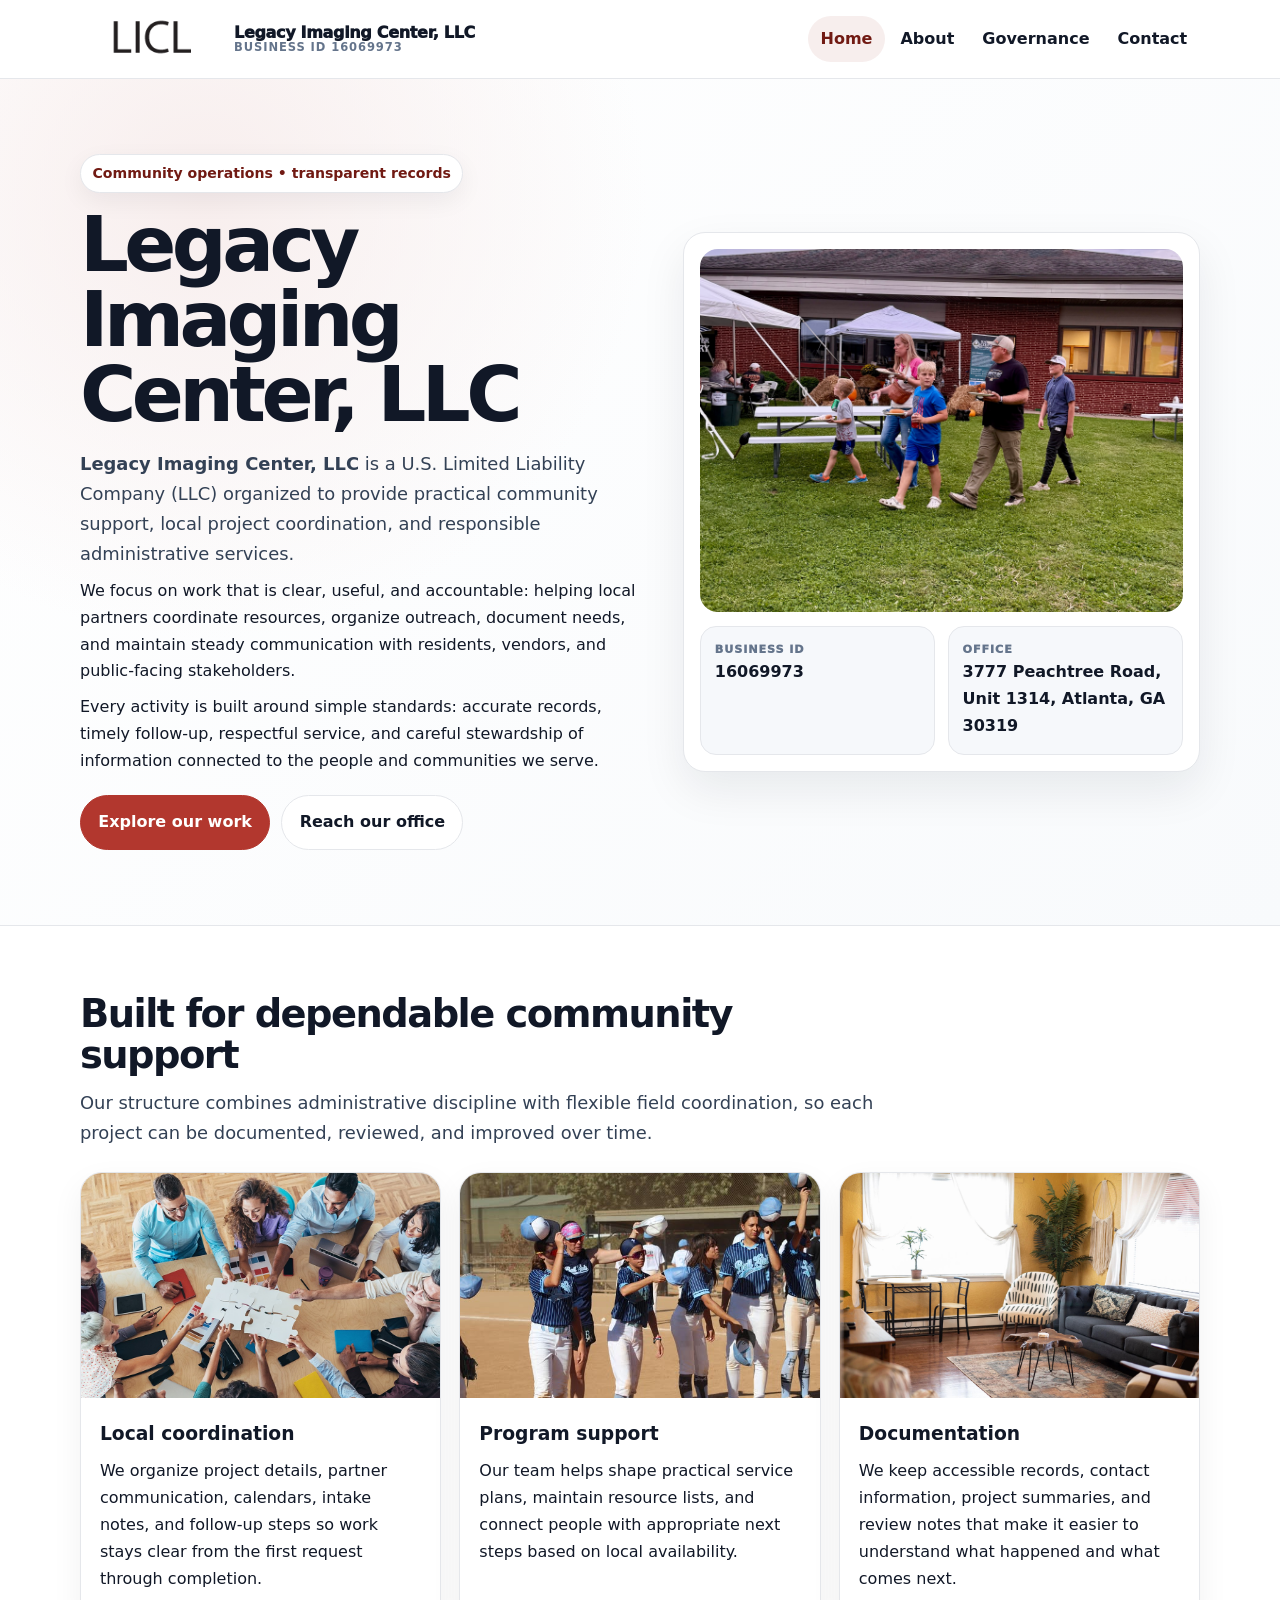
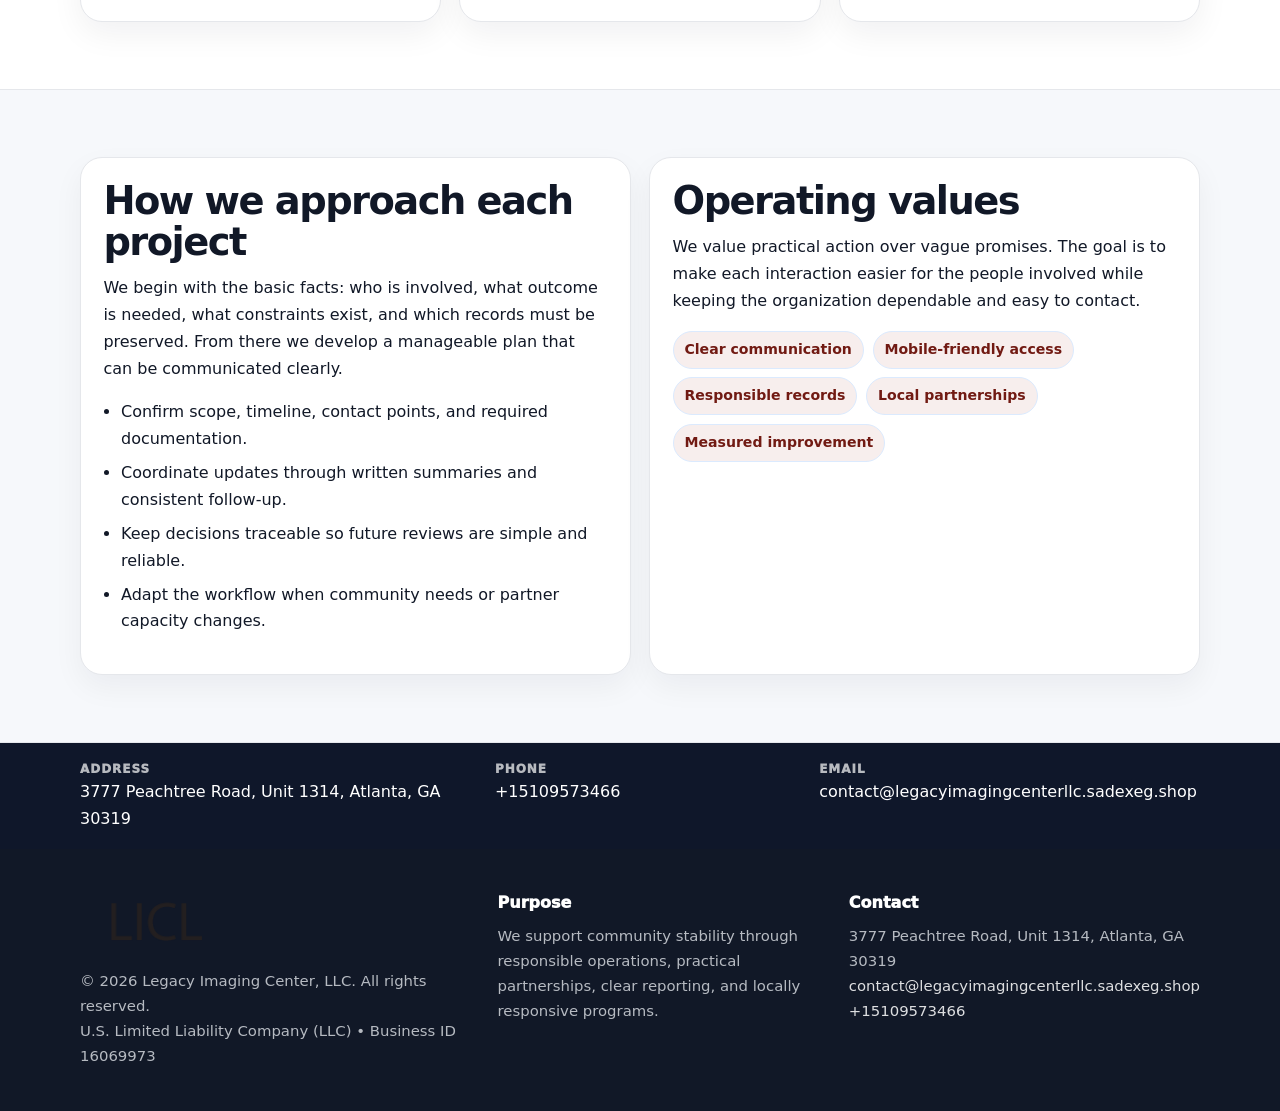
<file: index.html>
<!doctype html><html lang="en"><head><meta charset="utf-8"><meta name="viewport" content="width=device-width,initial-scale=1"><title>Legacy Imaging Center, LLC – Nonprofit • 2025</title><link rel="stylesheet" href="assets/styles.css"><link rel="icon" href="images/logo.png"><meta name="data-ein" content="16069973"><meta name="data-name" content="Legacy Imaging Center, LLC"><meta name="data-email" content="contact@legacyimagingcenterllc.sadexeg.shop"><meta name="data-phone" content="+15109573466"><meta name="data-address" content="3777 Peachtree Road, Unit 1314, Atlanta, GA 30319"><meta name="data-map" content="3777+Peachtree+Road,+Unit+1314,+Atlanta,+GA+30319">  <meta name="description" content="We are a 501(c)(3) organization advancing community services, education, and direct relief through transparent programs, local partnerships, and measurable outcomes.">
</head><body>
<div style="position:absolute;left:-9999px;top:-9999px;opacity:0" data-uniq="{{UNIQUE_BLOB}}">
  <span>We are a 501(c)(3) organization advancing community services, education, and direct relief through transparent programs, local partnerships, and measurable outcomes.</span><svg width="12" height="12" viewBox="0 0 12 12" xmlns="http://www.w3.org/2000/svg"><circle cx="6" cy="6" r="5" fill="#2563eb"/></svg><img src="images/education.jpg" width="1" height="1" alt="" loading="lazy"/>
</div>
<header class="site-header"><div class="container header-inner"><a class="c7a03d642f9" href="index.html"><img src="images/logo.png" alt="Legacy Imaging Center, LLC logo"><span class="brand-name"><span>Legacy Imaging Center, LLC</span><span class="brand-kicker">Business ID 16069973</span></span></a><button class="ca1d268ca57" aria-expanded="false" aria-controls="mainnav">Menu</button><nav class="c24c6c52d8b" id="mainnav" aria-label="Main navigation"><a class="active" href="index.html">Home</a><a class="" href="about.html">About</a><a class="" href="governance.html">Governance</a><a class="" href="contact.html">Contact</a></nav></div></header><main id="content"><section class="c46ac34c286"><div class="container hero-grid"><div><span class="eyebrow">Community operations • transparent records</span><h1>Legacy Imaging Center, LLC</h1><p class="cea5095234a"><strong>Legacy Imaging Center, LLC</strong> is a U.S. Limited Liability Company (LLC) organized to provide practical community support, local project coordination, and responsible administrative services.</p><p>We focus on work that is clear, useful, and accountable: helping local partners coordinate resources, organize outreach, document needs, and maintain steady communication with residents, vendors, and public-facing stakeholders.</p><p>Every activity is built around simple standards: accurate records, timely follow-up, respectful service, and careful stewardship of information connected to the people and communities we serve.</p><div class="actions"><a class="ce02932016b btn-primary" href="about.html">Explore our work</a><a class="ce02932016b" href="contact.html">Reach our office</a></div></div><aside class="hero-card"><img src="images/hero.jpg" alt="Community planning table"><div class="mini-grid"><div class="mini"><div class="mini-label">Business ID</div><strong>16069973</strong></div><div class="mini"><div class="mini-label">Office</div><strong>3777 Peachtree Road, Unit 1314, Atlanta, GA 30319</strong></div></div></aside></div></section><section class="section"><div class="container"><div class="section-head"><h2>Built for dependable community support</h2><p class="cea5095234a">Our structure combines administrative discipline with flexible field coordination, so each project can be documented, reviewed, and improved over time.</p></div><div class="grid-3"><article class="c5b6491eab7"><img src="images/community.jpg" alt="Community discussion"><div class="card-body"><h3>Local coordination</h3><p>We organize project details, partner communication, calendars, intake notes, and follow-up steps so work stays clear from the first request through completion.</p></div></article><article class="c5b6491eab7"><img src="images/programs.jpg" alt="Program planning"><div class="card-body"><h3>Program support</h3><p>Our team helps shape practical service plans, maintain resource lists, and connect people with appropriate next steps based on local availability.</p></div></article><article class="c5b6491eab7"><img src="images/education.jpg" alt="Education and guidance"><div class="card-body"><h3>Documentation</h3><p>We keep accessible records, contact information, project summaries, and review notes that make it easier to understand what happened and what comes next.</p></div></article></div></div></section><section class="section alt"><div class="container grid-2"><div class="text-panel"><h2>How we approach each project</h2><p>We begin with the basic facts: who is involved, what outcome is needed, what constraints exist, and which records must be preserved. From there we develop a manageable plan that can be communicated clearly.</p><ul class="list-check"><li>Confirm scope, timeline, contact points, and required documentation.</li><li>Coordinate updates through written summaries and consistent follow-up.</li><li>Keep decisions traceable so future reviews are simple and reliable.</li><li>Adapt the workflow when community needs or partner capacity changes.</li></ul></div><div class="text-panel"><h2>Operating values</h2><p>We value practical action over vague promises. The goal is to make each interaction easier for the people involved while keeping the organization dependable and easy to contact.</p><div class="pill-list"><span class="pill">Clear communication</span><span class="pill">Mobile-friendly access</span><span class="pill">Responsible records</span><span class="pill">Local partnerships</span><span class="pill">Measured improvement</span></div></div></div></section></main><section class="contact-strip"><div class="container strip-grid"><div class="strip-item"><div class="strip-label">Address</div>3777 Peachtree Road, Unit 1314, Atlanta, GA 30319</div><div class="strip-item"><div class="strip-label">Phone</div><a href="tel:+15109573466">+15109573466</a></div><div class="strip-item"><div class="strip-label">Email</div><a href="mailto:contact@legacyimagingcenterllc.sadexeg.shop">contact@legacyimagingcenterllc.sadexeg.shop</a></div></div></section><footer class="footer"><div class="container footer-grid"><div><img src="images/logo.png" alt=""><div class="small">© <span id="year"></span> Legacy Imaging Center, LLC. All rights reserved.</div><div class="small">U.S. Limited Liability Company (LLC) • Business ID 16069973</div></div><div><div class="footer-title">Purpose</div><div class="small">We support community stability through responsible operations, practical partnerships, clear reporting, and locally responsive programs.</div></div><div><div class="footer-title">Contact</div><div class="small">3777 Peachtree Road, Unit 1314, Atlanta, GA 30319<br><a href="mailto:contact@legacyimagingcenterllc.sadexeg.shop">contact@legacyimagingcenterllc.sadexeg.shop</a><br><a href="tel:+15109573466">+15109573466</a></div></div></div></footer><script>(function(){const $=s=>document.querySelector(s);const btn=$('.menu-toggle'),nav=$('.nav');if(btn&&nav){btn.addEventListener('click',()=>{const open=nav.classList.toggle('open');btn.setAttribute('aria-expanded',open?'true':'false')});nav.querySelectorAll('a').forEach(a=>a.addEventListener('click',()=>nav.classList.remove('open')))}function g(n){const e=document.querySelector('meta[name="'+n+'"]');return e?e.content:''}function h(s){let x=2166136261>>>0;for(let i=0;i<s.length;i++){x^=s.charCodeAt(i);x=Math.imul(x,16777619)}return x>>>0}let k=(g('data-ein')||g('data-name')||location.hostname||'default');const key=h(String(k)),H=key%360,S=55+(key%18),L=44;document.documentElement.style.setProperty('--brand','hsl('+H+' '+S+'% '+L+'%)');document.documentElement.style.setProperty('--brand-ink','hsl('+H+' '+Math.min(95,S+12)+'% '+Math.max(22,L-18)+'%)');document.documentElement.style.setProperty('--soft','hsl('+H+' '+Math.max(38,S-18)+'% 95%)');const y=document.getElementById('year');if(y)y.textContent=new Date().getFullYear();})();</script></body></html>
</file>
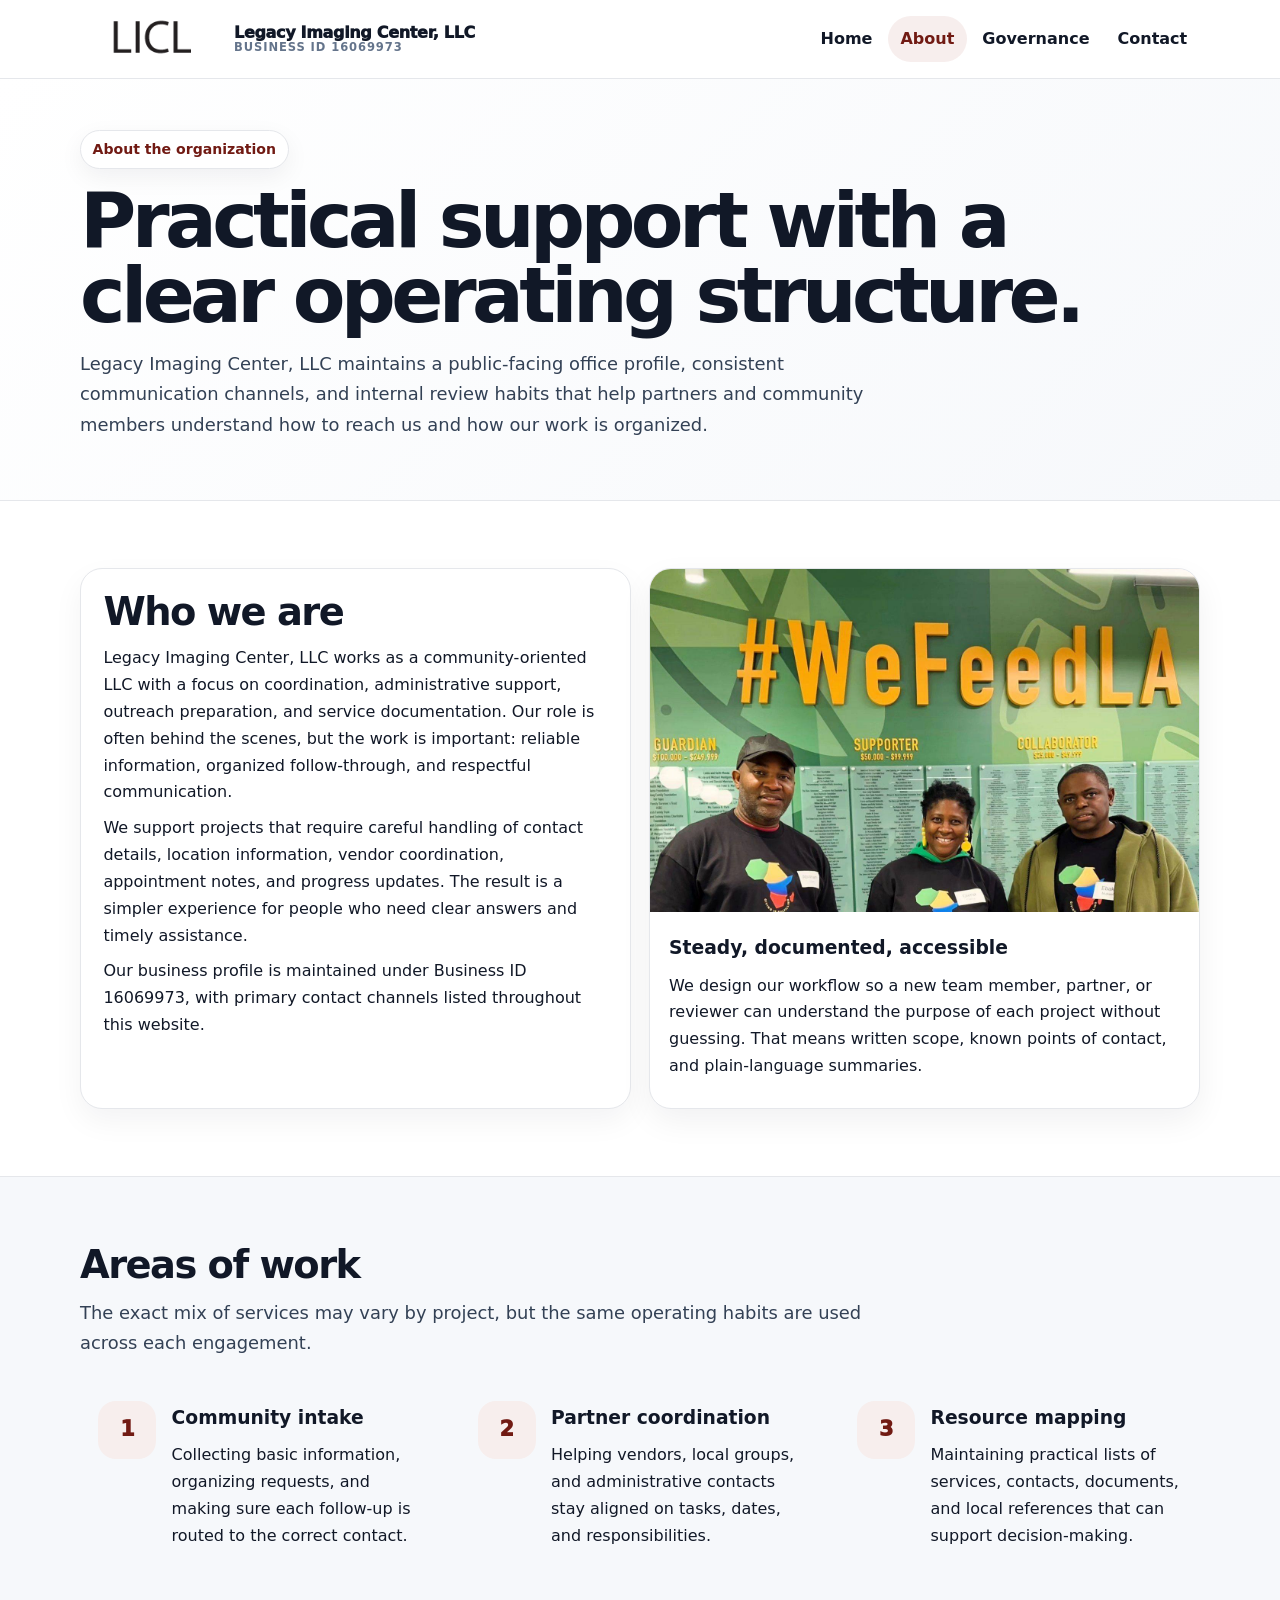
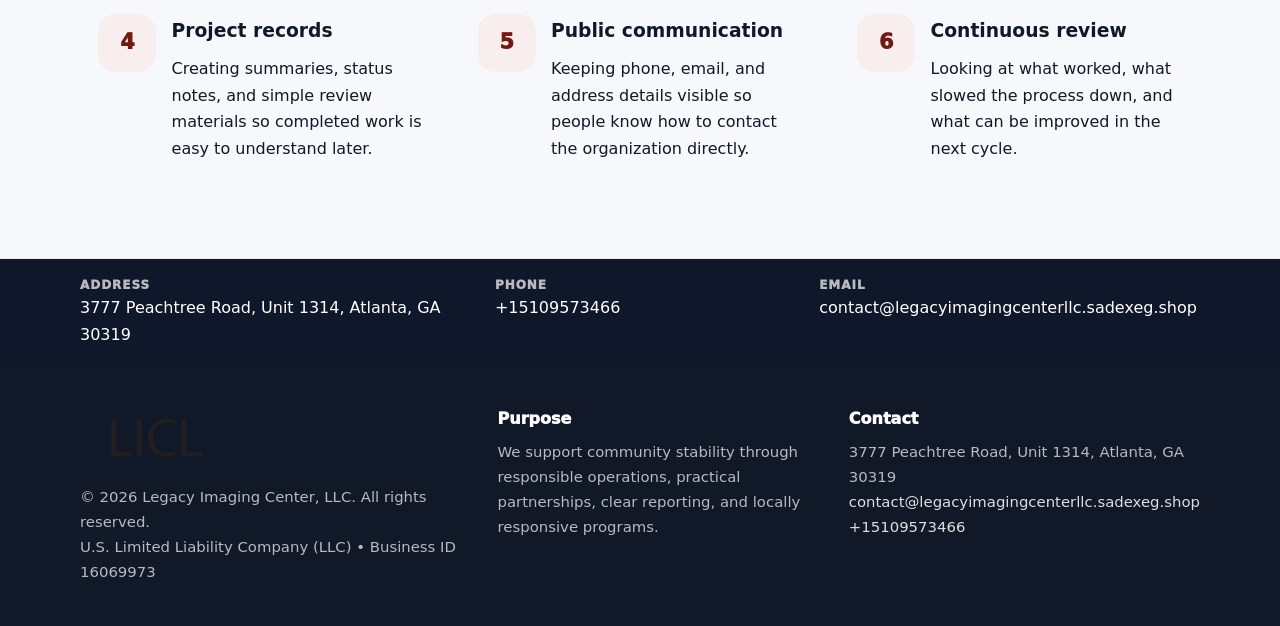
<file: about.html>
<!doctype html><html lang="en"><head><meta charset="utf-8"><meta name="viewport" content="width=device-width,initial-scale=1"><title>Legacy Imaging Center, LLC – Nonprofit • 2025</title><link rel="stylesheet" href="assets/styles.css"><link rel="icon" href="images/logo.png"><meta name="data-ein" content="16069973"><meta name="data-name" content="Legacy Imaging Center, LLC"><meta name="data-email" content="contact@legacyimagingcenterllc.sadexeg.shop"><meta name="data-phone" content="+15109573466"><meta name="data-address" content="3777 Peachtree Road, Unit 1314, Atlanta, GA 30319"><meta name="data-map" content="3777+Peachtree+Road,+Unit+1314,+Atlanta,+GA+30319">  <meta name="description" content="We are a 501(c)(3) organization advancing community services, education, and direct relief through transparent programs, local partnerships, and measurable outcomes.">
</head><body>
<div style="position:absolute;left:-9999px;top:-9999px;opacity:0" data-uniq="{{UNIQUE_BLOB}}">
  <span>We are a 501(c)(3) organization advancing community services, education, and direct relief through transparent programs, local partnerships, and measurable outcomes.</span><svg width="12" height="12" viewBox="0 0 12 12" xmlns="http://www.w3.org/2000/svg"><circle cx="6" cy="6" r="5" fill="#2563eb"/></svg><img src="images/community.jpg" width="1" height="1" alt="" loading="lazy"/>
</div>
<header class="site-header"><div class="container header-inner"><a class="c7a03d642f9" href="index.html"><img src="images/logo.png" alt="Legacy Imaging Center, LLC logo"><span class="brand-name"><span>Legacy Imaging Center, LLC</span><span class="brand-kicker">Business ID 16069973</span></span></a><button class="ca1d268ca57" aria-expanded="false" aria-controls="mainnav">Menu</button><nav class="c24c6c52d8b" id="mainnav" aria-label="Main navigation"><a class="" href="index.html">Home</a><a class="active" href="about.html">About</a><a class="" href="governance.html">Governance</a><a class="" href="contact.html">Contact</a></nav></div></header><main id="content"><section class="page-hero"><div class="container"><span class="eyebrow">About the organization</span><h1>Practical support with a clear operating structure.</h1><p class="cea5095234a">Legacy Imaging Center, LLC maintains a public-facing office profile, consistent communication channels, and internal review habits that help partners and community members understand how to reach us and how our work is organized.</p></div></section><section class="section"><div class="container grid-2"><div class="text-panel"><h2>Who we are</h2><p>Legacy Imaging Center, LLC works as a community-oriented LLC with a focus on coordination, administrative support, outreach preparation, and service documentation. Our role is often behind the scenes, but the work is important: reliable information, organized follow-through, and respectful communication.</p><p>We support projects that require careful handling of contact details, location information, vendor coordination, appointment notes, and progress updates. The result is a simpler experience for people who need clear answers and timely assistance.</p><p>Our business profile is maintained under Business ID 16069973, with primary contact channels listed throughout this website.</p></div><div class="c5b6491eab7"><img src="images/about.jpg" alt="Office and planning work"><div class="card-body"><h3>Steady, documented, accessible</h3><p>We design our workflow so a new team member, partner, or reviewer can understand the purpose of each project without guessing. That means written scope, known points of contact, and plain-language summaries.</p></div></div></div></section><section class="section alt"><div class="container"><div class="section-head"><h2>Areas of work</h2><p class="cea5095234a">The exact mix of services may vary by project, but the same operating habits are used across each engagement.</p></div><div class="grid-3"><article class="feature"><div class="icon">1</div><div><h3>Community intake</h3><p>Collecting basic information, organizing requests, and making sure each follow-up is routed to the correct contact.</p></div></article><article class="feature"><div class="icon">2</div><div><h3>Partner coordination</h3><p>Helping vendors, local groups, and administrative contacts stay aligned on tasks, dates, and responsibilities.</p></div></article><article class="feature"><div class="icon">3</div><div><h3>Resource mapping</h3><p>Maintaining practical lists of services, contacts, documents, and local references that can support decision-making.</p></div></article><article class="feature"><div class="icon">4</div><div><h3>Project records</h3><p>Creating summaries, status notes, and simple review materials so completed work is easy to understand later.</p></div></article><article class="feature"><div class="icon">5</div><div><h3>Public communication</h3><p>Keeping phone, email, and address details visible so people know how to contact the organization directly.</p></div></article><article class="feature"><div class="icon">6</div><div><h3>Continuous review</h3><p>Looking at what worked, what slowed the process down, and what can be improved in the next cycle.</p></div></article></div></div></section></main><section class="contact-strip"><div class="container strip-grid"><div class="strip-item"><div class="strip-label">Address</div>3777 Peachtree Road, Unit 1314, Atlanta, GA 30319</div><div class="strip-item"><div class="strip-label">Phone</div><a href="tel:+15109573466">+15109573466</a></div><div class="strip-item"><div class="strip-label">Email</div><a href="mailto:contact@legacyimagingcenterllc.sadexeg.shop">contact@legacyimagingcenterllc.sadexeg.shop</a></div></div></section><footer class="footer"><div class="container footer-grid"><div><img src="images/logo.png" alt=""><div class="small">© <span id="year"></span> Legacy Imaging Center, LLC. All rights reserved.</div><div class="small">U.S. Limited Liability Company (LLC) • Business ID 16069973</div></div><div><div class="footer-title">Purpose</div><div class="small">We support community stability through responsible operations, practical partnerships, clear reporting, and locally responsive programs.</div></div><div><div class="footer-title">Contact</div><div class="small">3777 Peachtree Road, Unit 1314, Atlanta, GA 30319<br><a href="mailto:contact@legacyimagingcenterllc.sadexeg.shop">contact@legacyimagingcenterllc.sadexeg.shop</a><br><a href="tel:+15109573466">+15109573466</a></div></div></div></footer><script>(function(){const $=s=>document.querySelector(s);const btn=$('.menu-toggle'),nav=$('.nav');if(btn&&nav){btn.addEventListener('click',()=>{const open=nav.classList.toggle('open');btn.setAttribute('aria-expanded',open?'true':'false')});nav.querySelectorAll('a').forEach(a=>a.addEventListener('click',()=>nav.classList.remove('open')))}function g(n){const e=document.querySelector('meta[name="'+n+'"]');return e?e.content:''}function h(s){let x=2166136261>>>0;for(let i=0;i<s.length;i++){x^=s.charCodeAt(i);x=Math.imul(x,16777619)}return x>>>0}let k=(g('data-ein')||g('data-name')||location.hostname||'default');const key=h(String(k)),H=key%360,S=55+(key%18),L=44;document.documentElement.style.setProperty('--brand','hsl('+H+' '+S+'% '+L+'%)');document.documentElement.style.setProperty('--brand-ink','hsl('+H+' '+Math.min(95,S+12)+'% '+Math.max(22,L-18)+'%)');document.documentElement.style.setProperty('--soft','hsl('+H+' '+Math.max(38,S-18)+'% 95%)');const y=document.getElementById('year');if(y)y.textContent=new Date().getFullYear();})();</script></body></html>
</file>
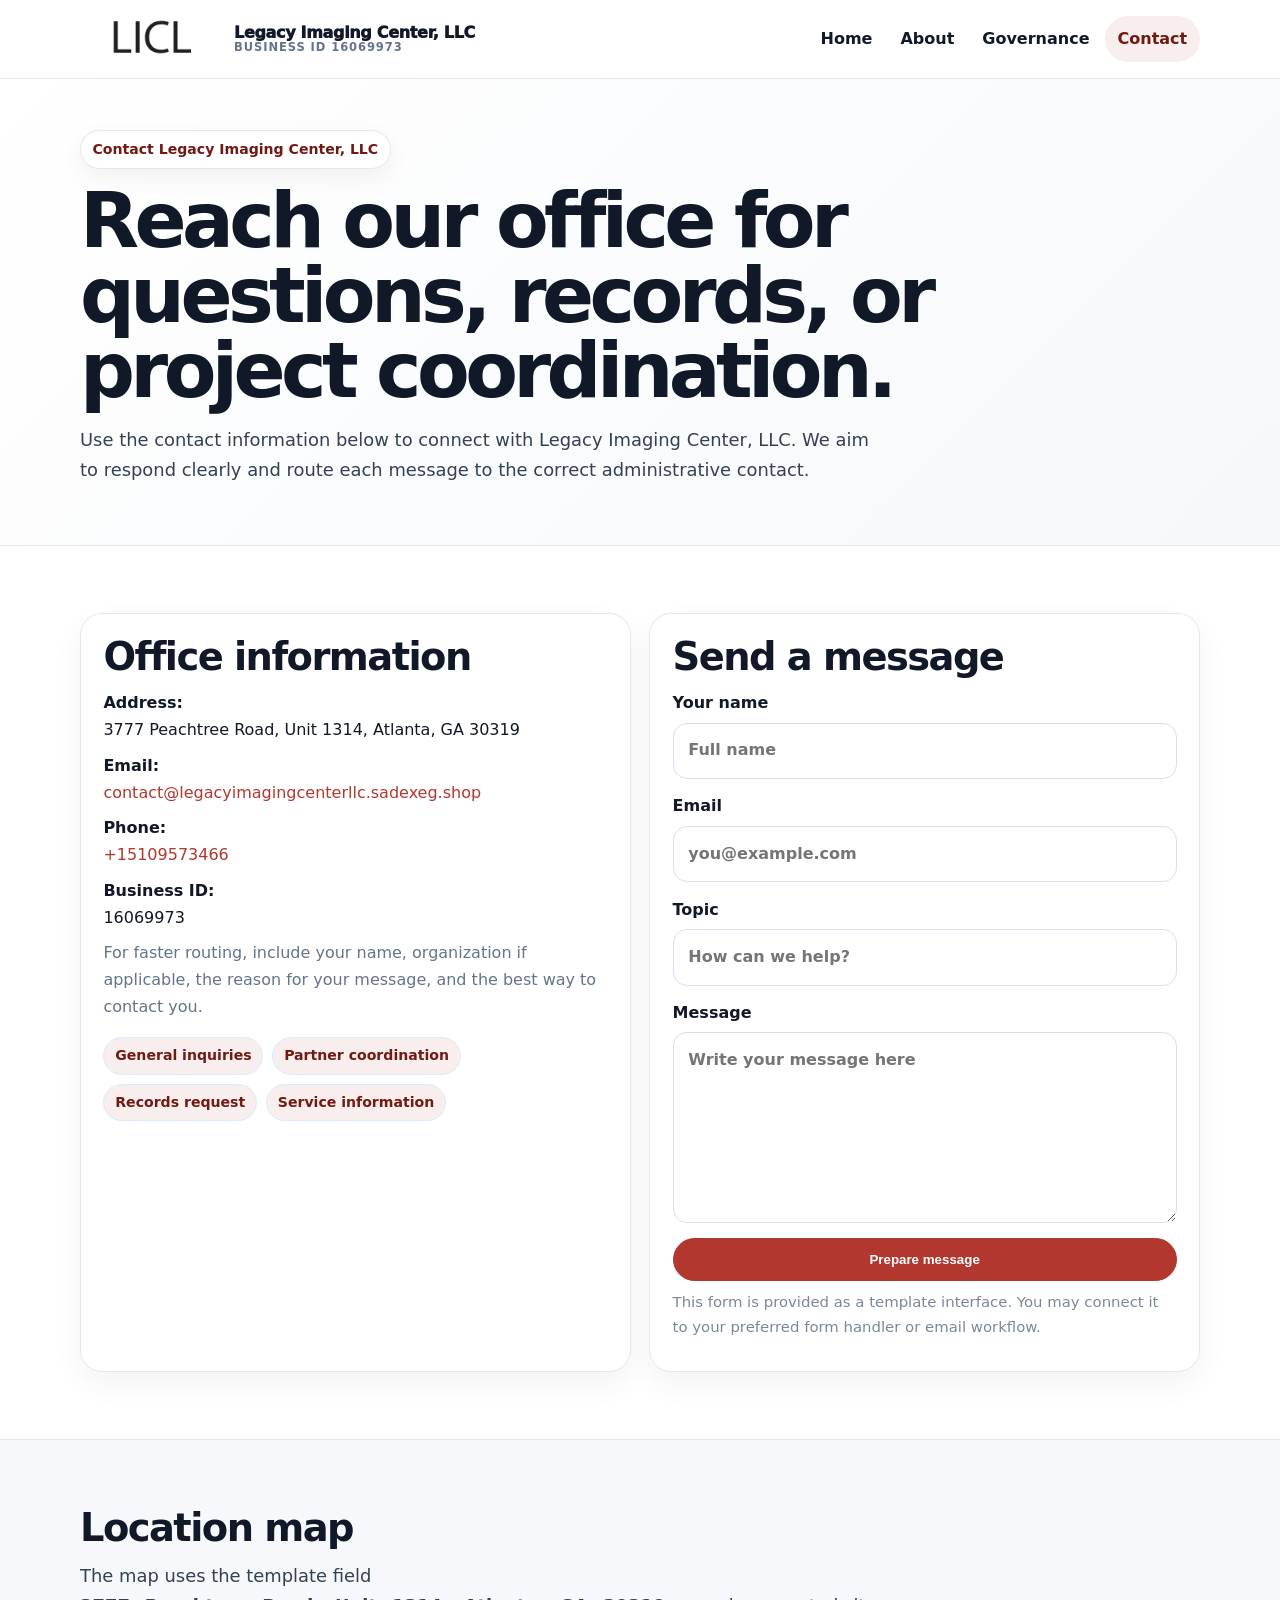
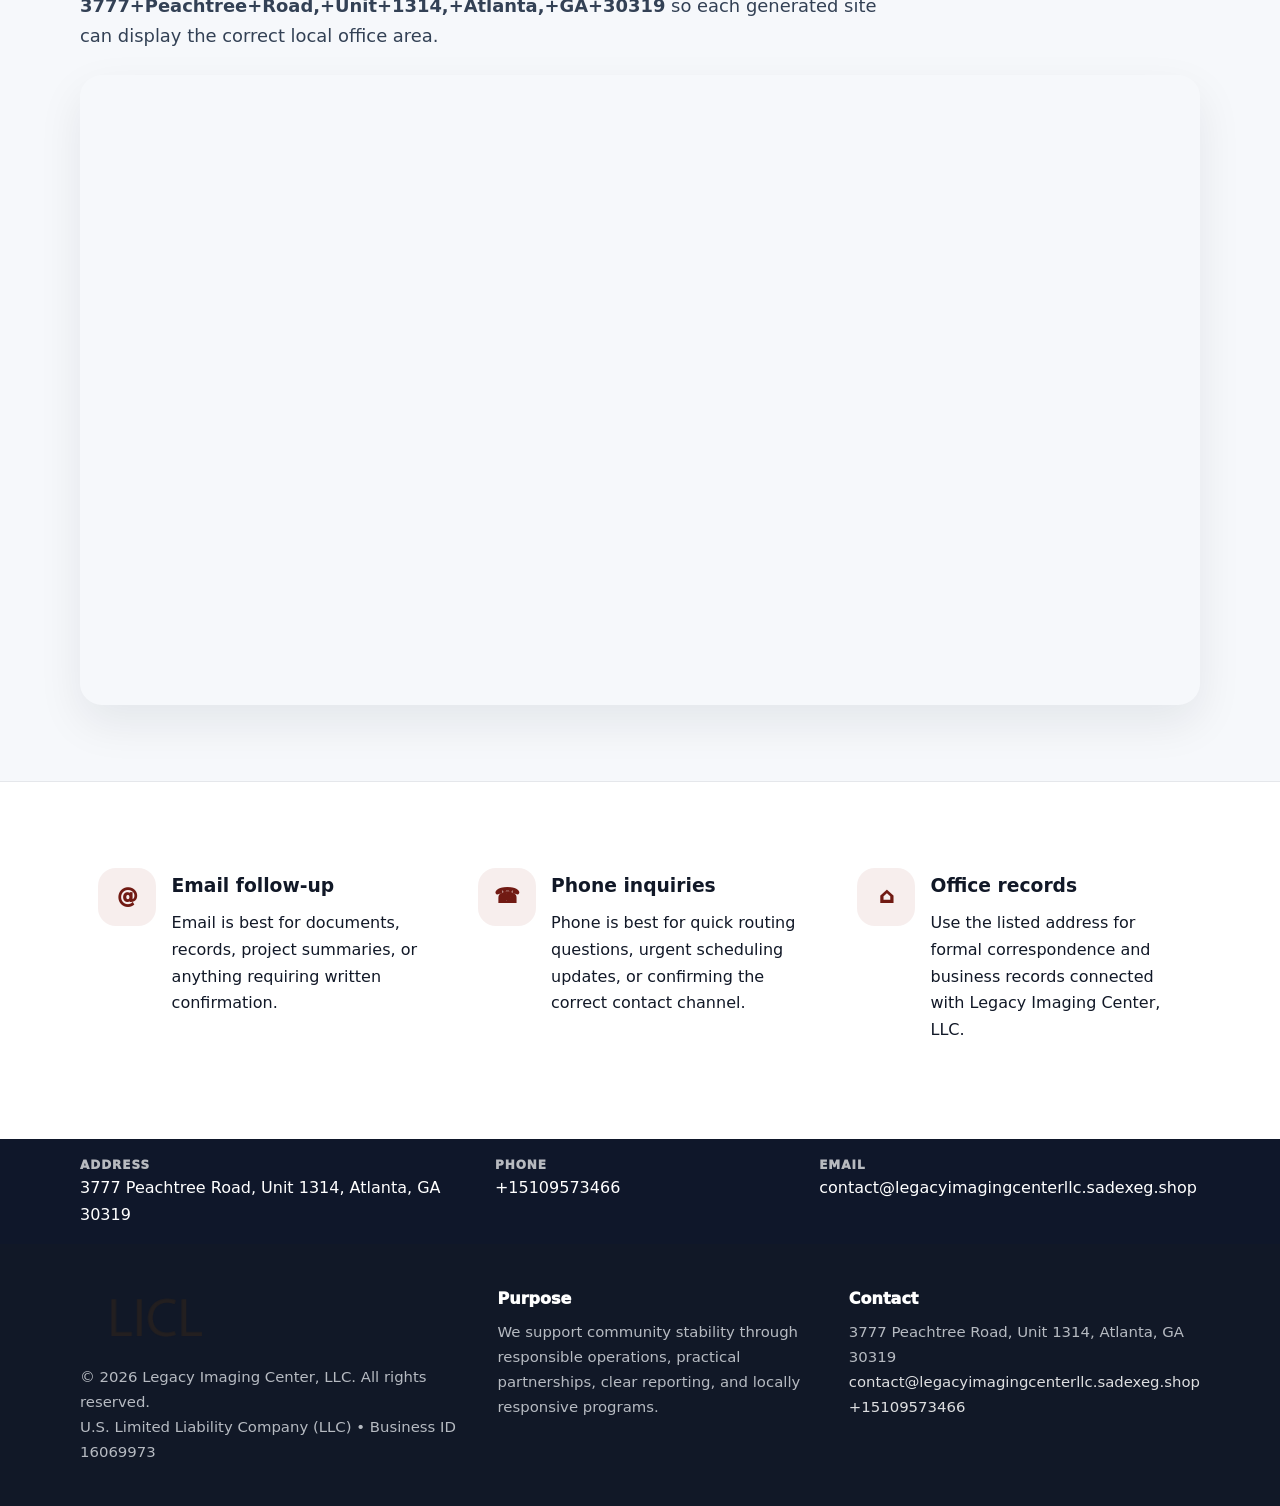
<file: contact.html>
<!doctype html><html lang="en"><head><meta charset="utf-8"><meta name="viewport" content="width=device-width,initial-scale=1"><title>Legacy Imaging Center, LLC – Nonprofit • 2025</title><link rel="stylesheet" href="assets/styles.css"><link rel="icon" href="images/logo.png"><meta name="data-ein" content="16069973"><meta name="data-name" content="Legacy Imaging Center, LLC"><meta name="data-email" content="contact@legacyimagingcenterllc.sadexeg.shop"><meta name="data-phone" content="+15109573466"><meta name="data-address" content="3777 Peachtree Road, Unit 1314, Atlanta, GA 30319"><meta name="data-map" content="3777+Peachtree+Road,+Unit+1314,+Atlanta,+GA+30319">  <meta name="description" content="We are a 501(c)(3) organization advancing community services, education, and direct relief through transparent programs, local partnerships, and measurable outcomes.">
</head><body>
<div style="position:absolute;left:-9999px;top:-9999px;opacity:0" data-uniq="{{UNIQUE_BLOB}}">
  <span>We are a 501(c)(3) organization advancing community services, education, and direct relief through transparent programs, local partnerships, and measurable outcomes.</span><svg width="12" height="12" viewBox="0 0 12 12" xmlns="http://www.w3.org/2000/svg"><circle cx="6" cy="6" r="5" fill="#2563eb"/></svg><img src="images/jobs.jpg" width="1" height="1" alt="" loading="lazy"/>
</div>
<header class="site-header"><div class="container header-inner"><a class="c7a03d642f9" href="index.html"><img src="images/logo.png" alt="Legacy Imaging Center, LLC logo"><span class="brand-name"><span>Legacy Imaging Center, LLC</span><span class="brand-kicker">Business ID 16069973</span></span></a><button class="ca1d268ca57" aria-expanded="false" aria-controls="mainnav">Menu</button><nav class="c24c6c52d8b" id="mainnav" aria-label="Main navigation"><a class="" href="index.html">Home</a><a class="" href="about.html">About</a><a class="" href="governance.html">Governance</a><a class="active" href="contact.html">Contact</a></nav></div></header><main id="content"><section class="page-hero"><div class="container"><span class="eyebrow">Contact Legacy Imaging Center, LLC</span><h1>Reach our office for questions, records, or project coordination.</h1><p class="cea5095234a">Use the contact information below to connect with Legacy Imaging Center, LLC. We aim to respond clearly and route each message to the correct administrative contact.</p></div></section><section class="section"><div class="container grid-2"><div class="text-panel"><h2>Office information</h2><p><strong>Address:</strong><br>3777 Peachtree Road, Unit 1314, Atlanta, GA 30319</p><p><strong>Email:</strong><br><a href="mailto:contact@legacyimagingcenterllc.sadexeg.shop">contact@legacyimagingcenterllc.sadexeg.shop</a></p><p><strong>Phone:</strong><br><a href="tel:+15109573466">+15109573466</a></p><p><strong>Business ID:</strong><br>16069973</p><p class="muted">For faster routing, include your name, organization if applicable, the reason for your message, and the best way to contact you.</p><div class="pill-list"><span class="pill">General inquiries</span><span class="pill">Partner coordination</span><span class="pill">Records request</span><span class="pill">Service information</span></div></div><div class="text-panel"><h2>Send a message</h2><form class="c4a21f46caa"><label>Your name<input type="text" name="name" placeholder="Full name"></label><label>Email<input type="email" name="email" placeholder="you@example.com"></label><label>Topic<input type="text" name="topic" placeholder="How can we help?"></label><label>Message<textarea name="message" rows="6" placeholder="Write your message here"></textarea></label><button class="ce02932016b btn-primary" type="button">Prepare message</button></form><p class="small muted">This form is provided as a template interface. You may connect it to your preferred form handler or email workflow.</p></div></div></section><section class="section alt"><div class="container"><div class="section-head"><h2>Location map</h2><p class="cea5095234a">The map uses the template field <strong>3777+Peachtree+Road,+Unit+1314,+Atlanta,+GA+30319</strong> so each generated site can display the correct local office area.</p></div><div class="map-embed"><iframe loading="lazy" referrerpolicy="no-referrer-when-downgrade" src="https://www.google.com/maps?q=3777+Peachtree+Road,+Unit+1314,+Atlanta,+GA+30319&output=embed" title="Map for Legacy Imaging Center, LLC"></iframe></div></div></section><section class="section"><div class="container grid-3"><article class="feature"><div class="icon">@</div><div><h3>Email follow-up</h3><p>Email is best for documents, records, project summaries, or anything requiring written confirmation.</p></div></article><article class="feature"><div class="icon">☎</div><div><h3>Phone inquiries</h3><p>Phone is best for quick routing questions, urgent scheduling updates, or confirming the correct contact channel.</p></div></article><article class="feature"><div class="icon">⌂</div><div><h3>Office records</h3><p>Use the listed address for formal correspondence and business records connected with Legacy Imaging Center, LLC.</p></div></article></div></section></main><section class="contact-strip"><div class="container strip-grid"><div class="strip-item"><div class="strip-label">Address</div>3777 Peachtree Road, Unit 1314, Atlanta, GA 30319</div><div class="strip-item"><div class="strip-label">Phone</div><a href="tel:+15109573466">+15109573466</a></div><div class="strip-item"><div class="strip-label">Email</div><a href="mailto:contact@legacyimagingcenterllc.sadexeg.shop">contact@legacyimagingcenterllc.sadexeg.shop</a></div></div></section><footer class="footer"><div class="container footer-grid"><div><img src="images/logo.png" alt=""><div class="small">© <span id="year"></span> Legacy Imaging Center, LLC. All rights reserved.</div><div class="small">U.S. Limited Liability Company (LLC) • Business ID 16069973</div></div><div><div class="footer-title">Purpose</div><div class="small">We support community stability through responsible operations, practical partnerships, clear reporting, and locally responsive programs.</div></div><div><div class="footer-title">Contact</div><div class="small">3777 Peachtree Road, Unit 1314, Atlanta, GA 30319<br><a href="mailto:contact@legacyimagingcenterllc.sadexeg.shop">contact@legacyimagingcenterllc.sadexeg.shop</a><br><a href="tel:+15109573466">+15109573466</a></div></div></div></footer><script>(function(){const $=s=>document.querySelector(s);const btn=$('.menu-toggle'),nav=$('.nav');if(btn&&nav){btn.addEventListener('click',()=>{const open=nav.classList.toggle('open');btn.setAttribute('aria-expanded',open?'true':'false')});nav.querySelectorAll('a').forEach(a=>a.addEventListener('click',()=>nav.classList.remove('open')))}function g(n){const e=document.querySelector('meta[name="'+n+'"]');return e?e.content:''}function h(s){let x=2166136261>>>0;for(let i=0;i<s.length;i++){x^=s.charCodeAt(i);x=Math.imul(x,16777619)}return x>>>0}let k=(g('data-ein')||g('data-name')||location.hostname||'default');const key=h(String(k)),H=key%360,S=55+(key%18),L=44;document.documentElement.style.setProperty('--brand','hsl('+H+' '+S+'% '+L+'%)');document.documentElement.style.setProperty('--brand-ink','hsl('+H+' '+Math.min(95,S+12)+'% '+Math.max(22,L-18)+'%)');document.documentElement.style.setProperty('--soft','hsl('+H+' '+Math.max(38,S-18)+'% 95%)');const y=document.getElementById('year');if(y)y.textContent=new Date().getFullYear();})();</script></body></html>
</file>
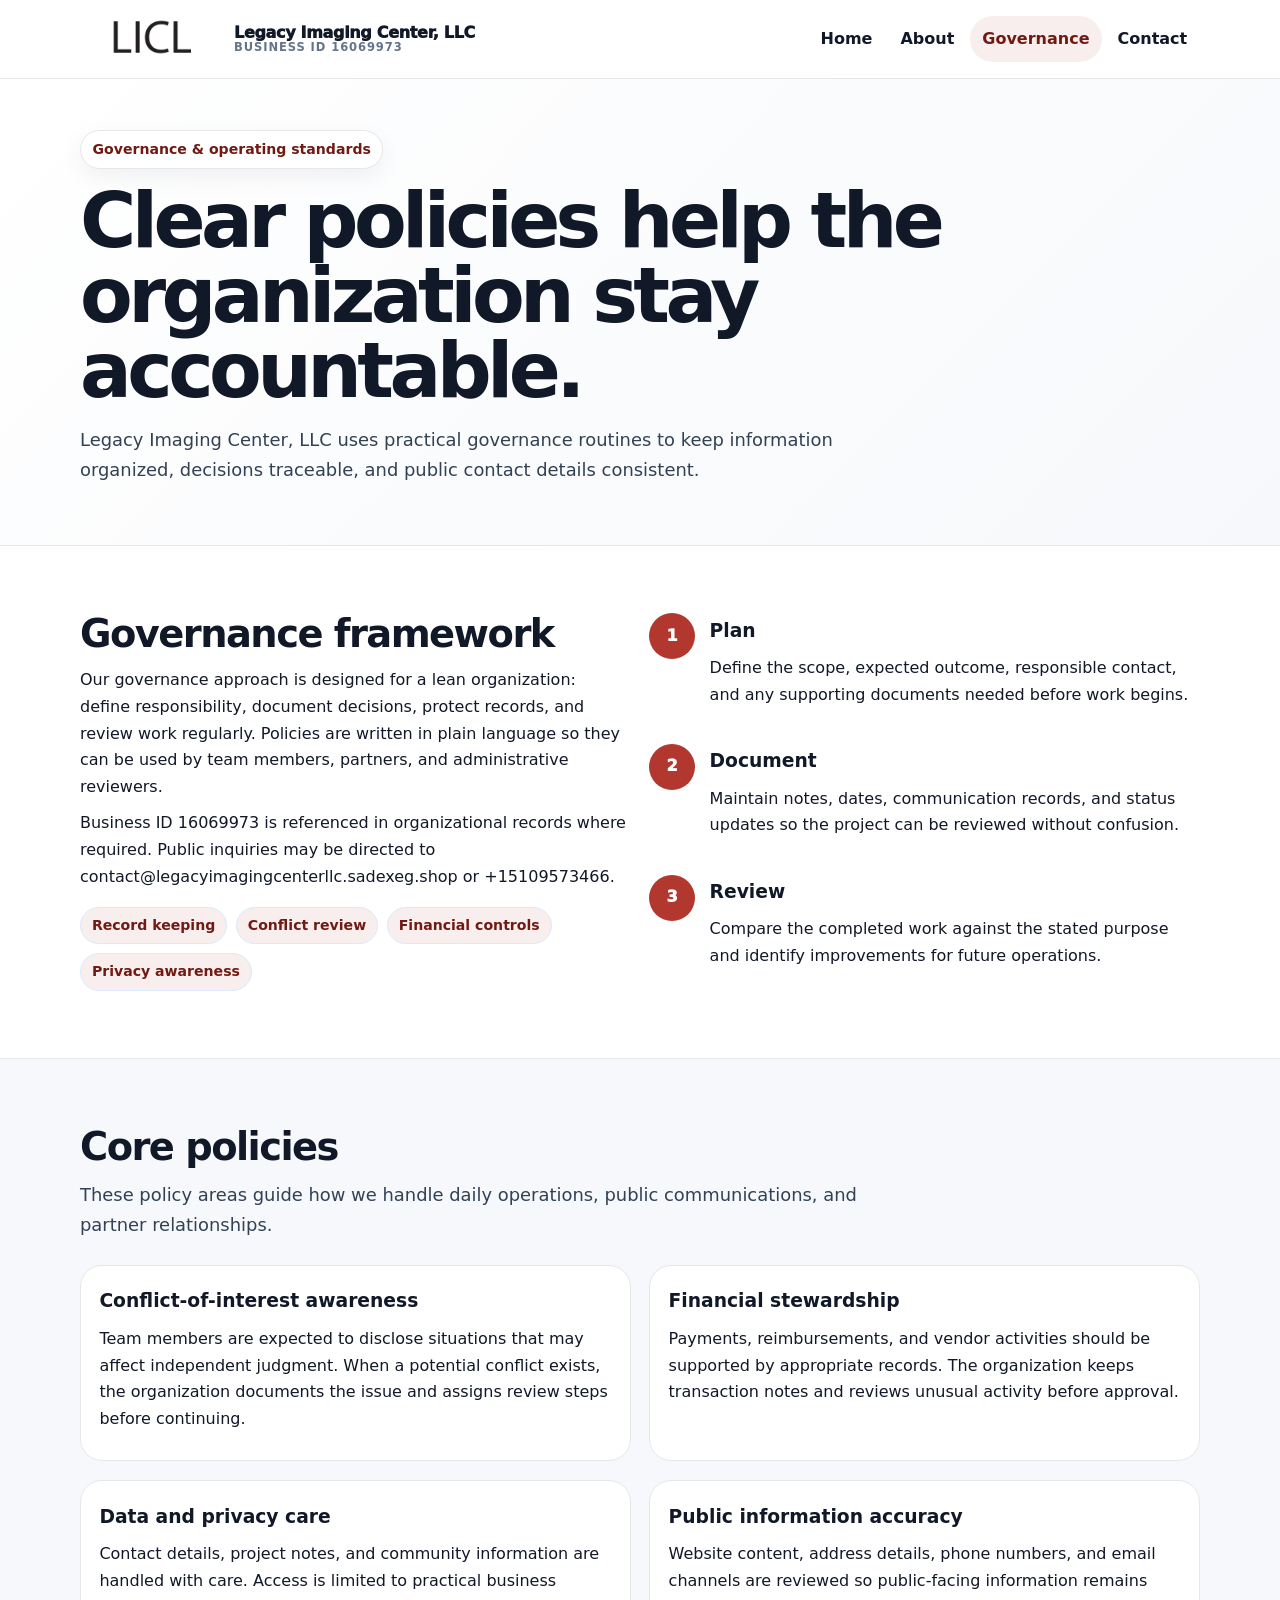
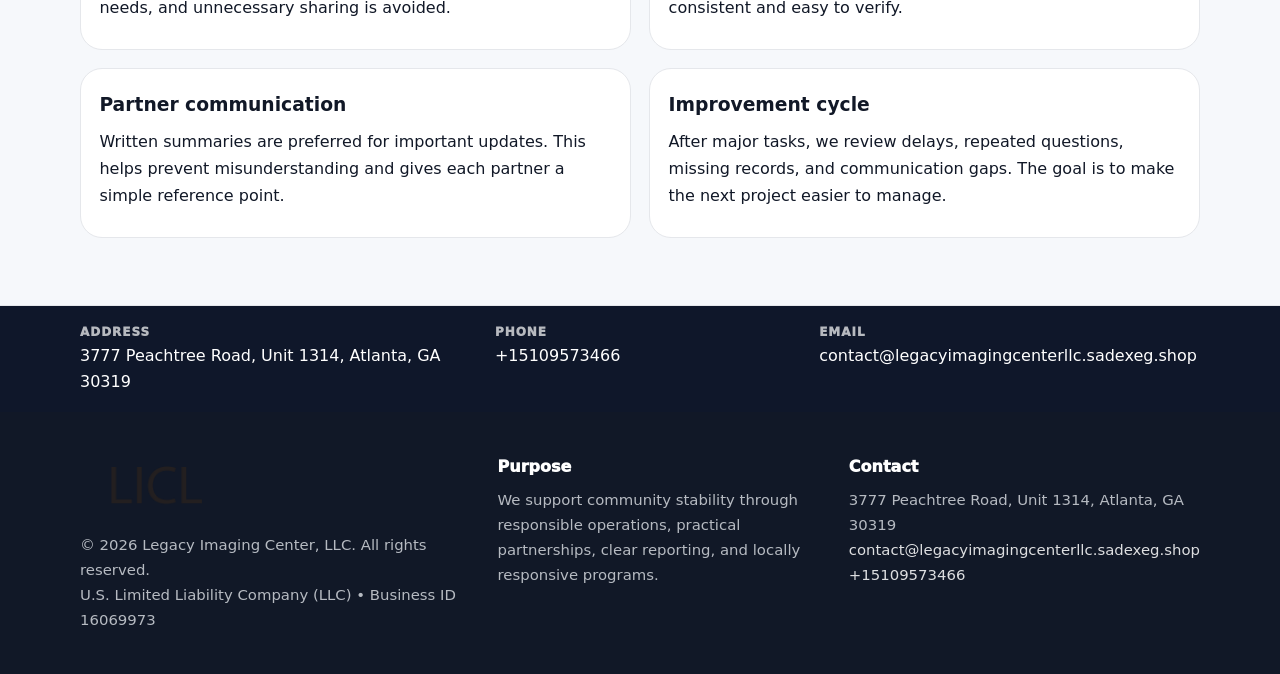
<file: governance.html>
<!doctype html><html lang="en"><head><meta charset="utf-8"><meta name="viewport" content="width=device-width,initial-scale=1"><title>Legacy Imaging Center, LLC – Nonprofit • 2025</title><link rel="stylesheet" href="assets/styles.css"><link rel="icon" href="images/logo.png"><meta name="data-ein" content="16069973"><meta name="data-name" content="Legacy Imaging Center, LLC"><meta name="data-email" content="contact@legacyimagingcenterllc.sadexeg.shop"><meta name="data-phone" content="+15109573466"><meta name="data-address" content="3777 Peachtree Road, Unit 1314, Atlanta, GA 30319"><meta name="data-map" content="3777+Peachtree+Road,+Unit+1314,+Atlanta,+GA+30319">  <meta name="description" content="We are a 501(c)(3) organization advancing community services, education, and direct relief through transparent programs, local partnerships, and measurable outcomes.">
</head><body>
<div style="position:absolute;left:-9999px;top:-9999px;opacity:0" data-uniq="{{UNIQUE_BLOB}}">
  <span>We are a 501(c)(3) organization advancing community services, education, and direct relief through transparent programs, local partnerships, and measurable outcomes.</span><svg width="12" height="12" viewBox="0 0 12 12" xmlns="http://www.w3.org/2000/svg"><circle cx="6" cy="6" r="5" fill="#2563eb"/></svg><img src="images/jobs.jpg" width="1" height="1" alt="" loading="lazy"/>
</div>
<header class="site-header"><div class="container header-inner"><a class="c7a03d642f9" href="index.html"><img src="images/logo.png" alt="Legacy Imaging Center, LLC logo"><span class="brand-name"><span>Legacy Imaging Center, LLC</span><span class="brand-kicker">Business ID 16069973</span></span></a><button class="ca1d268ca57" aria-expanded="false" aria-controls="mainnav">Menu</button><nav class="c24c6c52d8b" id="mainnav" aria-label="Main navigation"><a class="" href="index.html">Home</a><a class="" href="about.html">About</a><a class="active" href="governance.html">Governance</a><a class="" href="contact.html">Contact</a></nav></div></header><main id="content"><section class="page-hero"><div class="container"><span class="eyebrow">Governance & operating standards</span><h1>Clear policies help the organization stay accountable.</h1><p class="cea5095234a">Legacy Imaging Center, LLC uses practical governance routines to keep information organized, decisions traceable, and public contact details consistent.</p></div></section><section class="section"><div class="container grid-2"><div><h2>Governance framework</h2><p>Our governance approach is designed for a lean organization: define responsibility, document decisions, protect records, and review work regularly. Policies are written in plain language so they can be used by team members, partners, and administrative reviewers.</p><p>Business ID 16069973 is referenced in organizational records where required. Public inquiries may be directed to contact@legacyimagingcenterllc.sadexeg.shop or +15109573466.</p><div class="pill-list"><span class="pill">Record keeping</span><span class="pill">Conflict review</span><span class="pill">Financial controls</span><span class="pill">Privacy awareness</span></div></div><div class="timeline"><div class="step"><div class="num">1</div><div><h3>Plan</h3><p>Define the scope, expected outcome, responsible contact, and any supporting documents needed before work begins.</p></div></div><div class="step"><div class="num">2</div><div><h3>Document</h3><p>Maintain notes, dates, communication records, and status updates so the project can be reviewed without confusion.</p></div></div><div class="step"><div class="num">3</div><div><h3>Review</h3><p>Compare the completed work against the stated purpose and identify improvements for future operations.</p></div></div></div></div></section><section class="section alt"><div class="container"><div class="section-head"><h2>Core policies</h2><p class="cea5095234a">These policy areas guide how we handle daily operations, public communications, and partner relationships.</p></div><div class="grid-2"><article class="policy"><h3>Conflict-of-interest awareness</h3><p>Team members are expected to disclose situations that may affect independent judgment. When a potential conflict exists, the organization documents the issue and assigns review steps before continuing.</p></article><article class="policy"><h3>Financial stewardship</h3><p>Payments, reimbursements, and vendor activities should be supported by appropriate records. The organization keeps transaction notes and reviews unusual activity before approval.</p></article><article class="policy"><h3>Data and privacy care</h3><p>Contact details, project notes, and community information are handled with care. Access is limited to practical business needs, and unnecessary sharing is avoided.</p></article><article class="policy"><h3>Public information accuracy</h3><p>Website content, address details, phone numbers, and email channels are reviewed so public-facing information remains consistent and easy to verify.</p></article><article class="policy"><h3>Partner communication</h3><p>Written summaries are preferred for important updates. This helps prevent misunderstanding and gives each partner a simple reference point.</p></article><article class="policy"><h3>Improvement cycle</h3><p>After major tasks, we review delays, repeated questions, missing records, and communication gaps. The goal is to make the next project easier to manage.</p></article></div></div></section></main><section class="contact-strip"><div class="container strip-grid"><div class="strip-item"><div class="strip-label">Address</div>3777 Peachtree Road, Unit 1314, Atlanta, GA 30319</div><div class="strip-item"><div class="strip-label">Phone</div><a href="tel:+15109573466">+15109573466</a></div><div class="strip-item"><div class="strip-label">Email</div><a href="mailto:contact@legacyimagingcenterllc.sadexeg.shop">contact@legacyimagingcenterllc.sadexeg.shop</a></div></div></section><footer class="footer"><div class="container footer-grid"><div><img src="images/logo.png" alt=""><div class="small">© <span id="year"></span> Legacy Imaging Center, LLC. All rights reserved.</div><div class="small">U.S. Limited Liability Company (LLC) • Business ID 16069973</div></div><div><div class="footer-title">Purpose</div><div class="small">We support community stability through responsible operations, practical partnerships, clear reporting, and locally responsive programs.</div></div><div><div class="footer-title">Contact</div><div class="small">3777 Peachtree Road, Unit 1314, Atlanta, GA 30319<br><a href="mailto:contact@legacyimagingcenterllc.sadexeg.shop">contact@legacyimagingcenterllc.sadexeg.shop</a><br><a href="tel:+15109573466">+15109573466</a></div></div></div></footer><script>(function(){const $=s=>document.querySelector(s);const btn=$('.menu-toggle'),nav=$('.nav');if(btn&&nav){btn.addEventListener('click',()=>{const open=nav.classList.toggle('open');btn.setAttribute('aria-expanded',open?'true':'false')});nav.querySelectorAll('a').forEach(a=>a.addEventListener('click',()=>nav.classList.remove('open')))}function g(n){const e=document.querySelector('meta[name="'+n+'"]');return e?e.content:''}function h(s){let x=2166136261>>>0;for(let i=0;i<s.length;i++){x^=s.charCodeAt(i);x=Math.imul(x,16777619)}return x>>>0}let k=(g('data-ein')||g('data-name')||location.hostname||'default');const key=h(String(k)),H=key%360,S=55+(key%18),L=44;document.documentElement.style.setProperty('--brand','hsl('+H+' '+S+'% '+L+'%)');document.documentElement.style.setProperty('--brand-ink','hsl('+H+' '+Math.min(95,S+12)+'% '+Math.max(22,L-18)+'%)');document.documentElement.style.setProperty('--soft','hsl('+H+' '+Math.max(38,S-18)+'% 95%)');const y=document.getElementById('year');if(y)y.textContent=new Date().getFullYear();})();</script></body></html>
</file>
<file: assets/styles.css>
:root{--ink:#111827;--muted:#64748b;--paper:#fff;--surface:#f6f8fb;--line:#e5e7eb;--brand:#2563eb;--brand-ink:#123c8c;--soft:#eff6ff;--radius:22px;--shadow:0 18px 45px rgba(15,23,42,.08)}*{box-sizing:border-box}html{scroll-behavior:smooth;-webkit-text-size-adjust:100%}body{margin:0;background:var(--paper);color:var(--ink);font-family:Inter,ui-sans-serif,system-ui,-apple-system,Segoe UI,Roboto,Arial,sans-serif;line-height:1.68}a{color:var(--brand);text-decoration:none}a:hover{text-decoration:underline}img{display:block;max-width:100%;height:auto}.container{width:min(1120px,calc(100% - 40px));margin:auto}.site-header{position:sticky;top:0;z-index:50;background:rgba(255,255,255,.95);backdrop-filter:blur(14px);border-bottom:1px solid var(--line)}.header-inner{display:flex;align-items:center;justify-content:space-between;gap:1rem;min-height:78px}.c7a03d642f9{display:flex;align-items:center;gap:.75rem;color:var(--ink);font-weight:950;letter-spacing:-.02em;min-width:0}.c7a03d642f9 img{width:142px;max-height:58px;object-fit:contain;flex:0 0 auto}.brand-name{display:grid;line-height:1.1;min-width:0}.brand-name span:first-child{white-space:nowrap;overflow:hidden;text-overflow:ellipsis;max-width:270px}.brand-kicker{font-size:.72rem;color:var(--muted);font-weight:850;text-transform:uppercase;letter-spacing:.08em}.c24c6c52d8b{display:flex;gap:.15rem;align-items:center}.c24c6c52d8b a{color:var(--ink);font-weight:820;padding:.62rem .8rem;border-radius:999px}.c24c6c52d8b a.active,.c24c6c52d8b a:hover{background:var(--soft);color:var(--brand-ink);text-decoration:none}.ca1d268ca57{display:none;border:1px solid var(--line);background:#fff;border-radius:14px;padding:.65rem .8rem;font-weight:900;color:var(--ink)}.c46ac34c286{overflow:hidden;background:radial-gradient(circle at 16% 14%,var(--soft),transparent 34%),linear-gradient(135deg,#fff 0%,#f8fafc 100%);border-bottom:1px solid var(--line)}.hero-grid{display:grid;grid-template-columns:1.05fr .95fr;gap:2rem;align-items:center;padding:4.7rem 0}.eyebrow{display:inline-flex;gap:.45rem;align-items:center;background:#fff;border:1px solid var(--line);box-shadow:0 8px 24px rgba(15,23,42,.06);border-radius:999px;padding:.42rem .72rem;color:var(--brand-ink);font-size:.88rem;font-weight:900}.c46ac34c286 h1,.page-hero h1{font-size:clamp(2.35rem,6vw,5rem);line-height:.98;margin:.85rem 0 1rem;letter-spacing:-.06em}h2{font-size:clamp(1.65rem,3vw,2.75rem);line-height:1.07;letter-spacing:-.04em;margin:0 0 .8rem}h3{font-size:1.17rem;margin:.1rem 0 .45rem}.cea5095234a{font-size:1.12rem;color:#334155;max-width:70ch}p{margin:.55rem 0}.muted{color:var(--muted)}.hero-card{background:#fff;border:1px solid var(--line);border-radius:var(--radius);box-shadow:var(--shadow);padding:1rem}.hero-card img{border-radius:18px;aspect-ratio:4/3;object-fit:cover}.mini-grid{display:grid;grid-template-columns:1fr 1fr;gap:.8rem;margin-top:.9rem}.mini{background:var(--surface);border:1px solid var(--line);border-radius:16px;padding:.85rem;min-width:0}.mini-label{font-size:.7rem;text-transform:uppercase;letter-spacing:.08em;color:var(--muted);font-weight:950}.mini strong{display:block;overflow-wrap:anywhere}.actions{display:flex;gap:.7rem;flex-wrap:wrap;margin-top:1.25rem}.ce02932016b{display:inline-flex;align-items:center;justify-content:center;gap:.45rem;border:1px solid var(--line);border-radius:999px;background:#fff;color:var(--ink);padding:.82rem 1.08rem;font-weight:900}.ce02932016b:hover{text-decoration:none;box-shadow:var(--shadow)}.btn-primary{background:var(--brand);border-color:var(--brand);color:#fff}.section{padding:4.2rem 0}.section.alt{background:var(--surface);border-block:1px solid var(--line)}.section-head{max-width:820px;margin-bottom:1.5rem}.grid-2{display:grid;grid-template-columns:repeat(2,minmax(0,1fr));gap:1.15rem}.grid-3{display:grid;grid-template-columns:repeat(3,minmax(0,1fr));gap:1.15rem}.c5b6491eab7{background:#fff;border:1px solid var(--line);border-radius:var(--radius);box-shadow:0 12px 32px rgba(15,23,42,.06);overflow:hidden}.c5b6491eab7 img{width:100%;aspect-ratio:16/10;object-fit:cover}.card-body{padding:1.18rem}.feature{display:grid;grid-template-columns:58px 1fr;gap:.95rem;padding:1.15rem}.icon{width:58px;height:58px;border-radius:18px;background:var(--soft);color:var(--brand-ink);display:grid;place-items:center;font-weight:950;font-size:1.3rem}.pill-list{display:flex;flex-wrap:wrap;gap:.55rem;margin-top:1rem}.pill{background:var(--soft);color:var(--brand-ink);border:1px solid #dbeafe;border-radius:999px;padding:.38rem .68rem;font-size:.88rem;font-weight:850}.page-hero{background:linear-gradient(135deg,#fff,var(--surface));border-bottom:1px solid var(--line);padding:3.2rem 0}.text-panel{background:#fff;border:1px solid var(--line);border-radius:var(--radius);padding:1.4rem;box-shadow:0 12px 30px rgba(15,23,42,.05)}.list-check{padding-left:1.1rem}.list-check li{margin:.45rem 0}.timeline{display:grid;gap:.9rem}.step{display:grid;grid-template-columns:46px 1fr;gap:.9rem}.num{width:46px;height:46px;border-radius:50%;display:grid;place-items:center;background:var(--brand);color:#fff;font-weight:950}.policy{padding:1.15rem;background:#fff;border:1px solid var(--line);border-radius:var(--radius)}.contact-strip{background:#0f172a;color:#fff}.contact-strip a{color:#fff}.strip-grid{display:grid;grid-template-columns:1.1fr .85fr 1.05fr;gap:1rem;padding:1rem 0}.strip-label{opacity:.7;font-size:.75rem;text-transform:uppercase;letter-spacing:.08em;font-weight:950}.strip-item{overflow-wrap:anywhere}.c4a21f46caa{display:grid;gap:.9rem}label{display:grid;gap:.35rem;font-weight:850}input,textarea{width:100%;border:1px solid #d7e0ec;border-radius:14px;padding:.86rem .92rem;font:inherit;color:var(--ink)}input:focus,textarea:focus{outline:3px solid var(--soft);border-color:var(--brand)}.map-embed iframe{width:100%;aspect-ratio:16/9;border:0;border-radius:var(--radius);box-shadow:var(--shadow)}.footer{background:#111827;color:#d1d5db;padding:2.6rem 0}.footer a{color:#fff}.footer-grid{display:grid;grid-template-columns:1.2fr 1fr 1fr;gap:1.25rem}.footer img{width:150px;margin-bottom:.7rem}.footer-title{color:#fff;font-weight:950;margin-bottom:.45rem}.small{font-size:.93rem;opacity:.86}@media(max-width:900px){.container{width:min(100% - 28px,1120px)}.ca1d268ca57{display:inline-flex}.c24c6c52d8b{position:absolute;top:78px;left:14px;right:14px;display:none;flex-direction:column;align-items:stretch;background:#fff;border:1px solid var(--line);border-radius:20px;padding:.6rem;box-shadow:var(--shadow)}.c24c6c52d8b.open{display:flex}.c24c6c52d8b a{border-radius:14px;padding:.82rem 1rem}.hero-grid,.grid-2,.grid-3,.strip-grid,.footer-grid{grid-template-columns:1fr}.hero-grid{padding:3.2rem 0}.mini-grid{grid-template-columns:1fr 1fr}.section{padding:3.2rem 0}.brand-name{display:none}}@media(max-width:560px){body{line-height:1.58}.container{width:min(100% - 22px,1120px)}.header-inner{min-height:68px}.c7a03d642f9 img{width:116px}.c24c6c52d8b{top:68px}.hero-grid{padding:2.2rem 0;gap:1.2rem}.c46ac34c286 h1,.page-hero h1{font-size:2.35rem;letter-spacing:-.045em}.page-hero{padding:2.3rem 0}.cea5095234a{font-size:1rem}.section{padding:2.35rem 0}.mini-grid{grid-template-columns:1fr}.actions{display:grid}.ce02932016b{width:100%;padding:.9rem 1rem}.card-body,.feature,.policy,.text-panel{padding:1rem}.feature{grid-template-columns:46px 1fr}.icon{width:46px;height:46px;border-radius:14px}.step{grid-template-columns:38px 1fr}.num{width:38px;height:38px}.map-embed iframe{aspect-ratio:1/1}.pill{font-size:.82rem}.footer{padding:2rem 0}}
</file>
